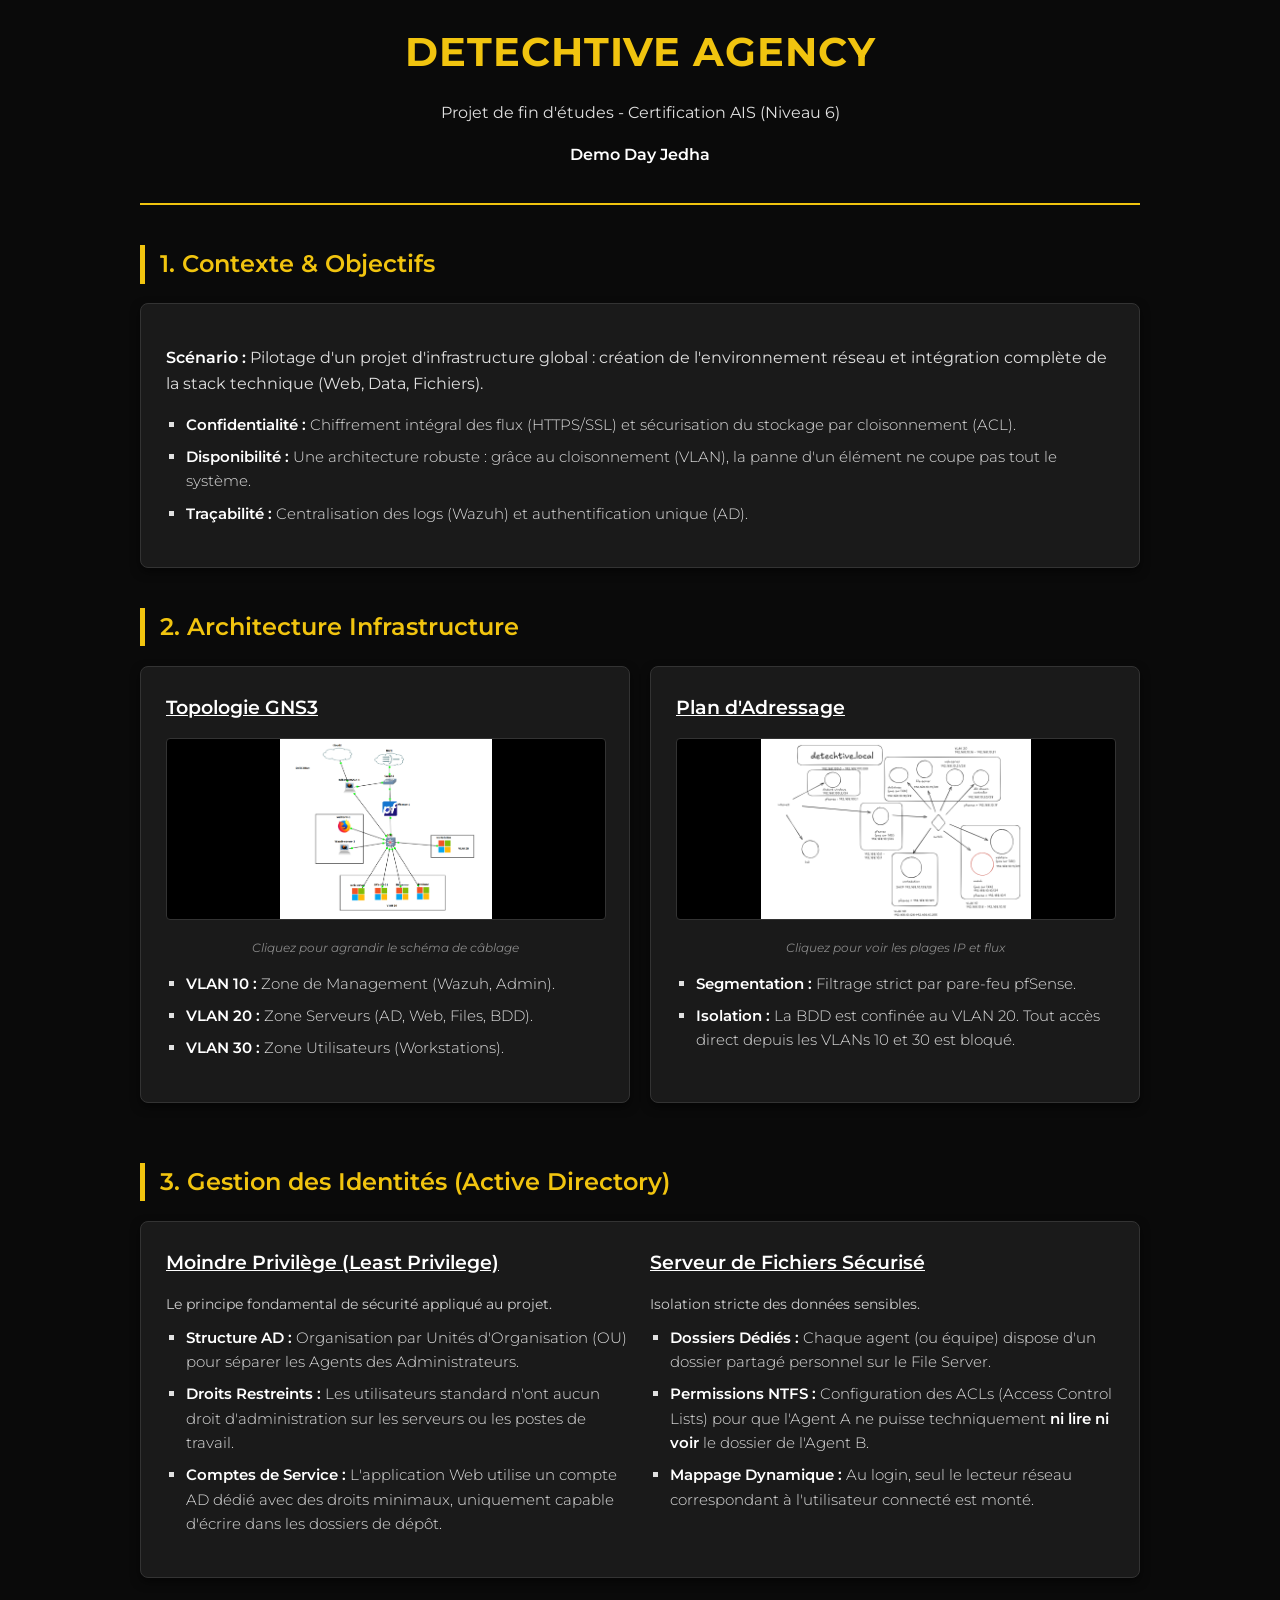
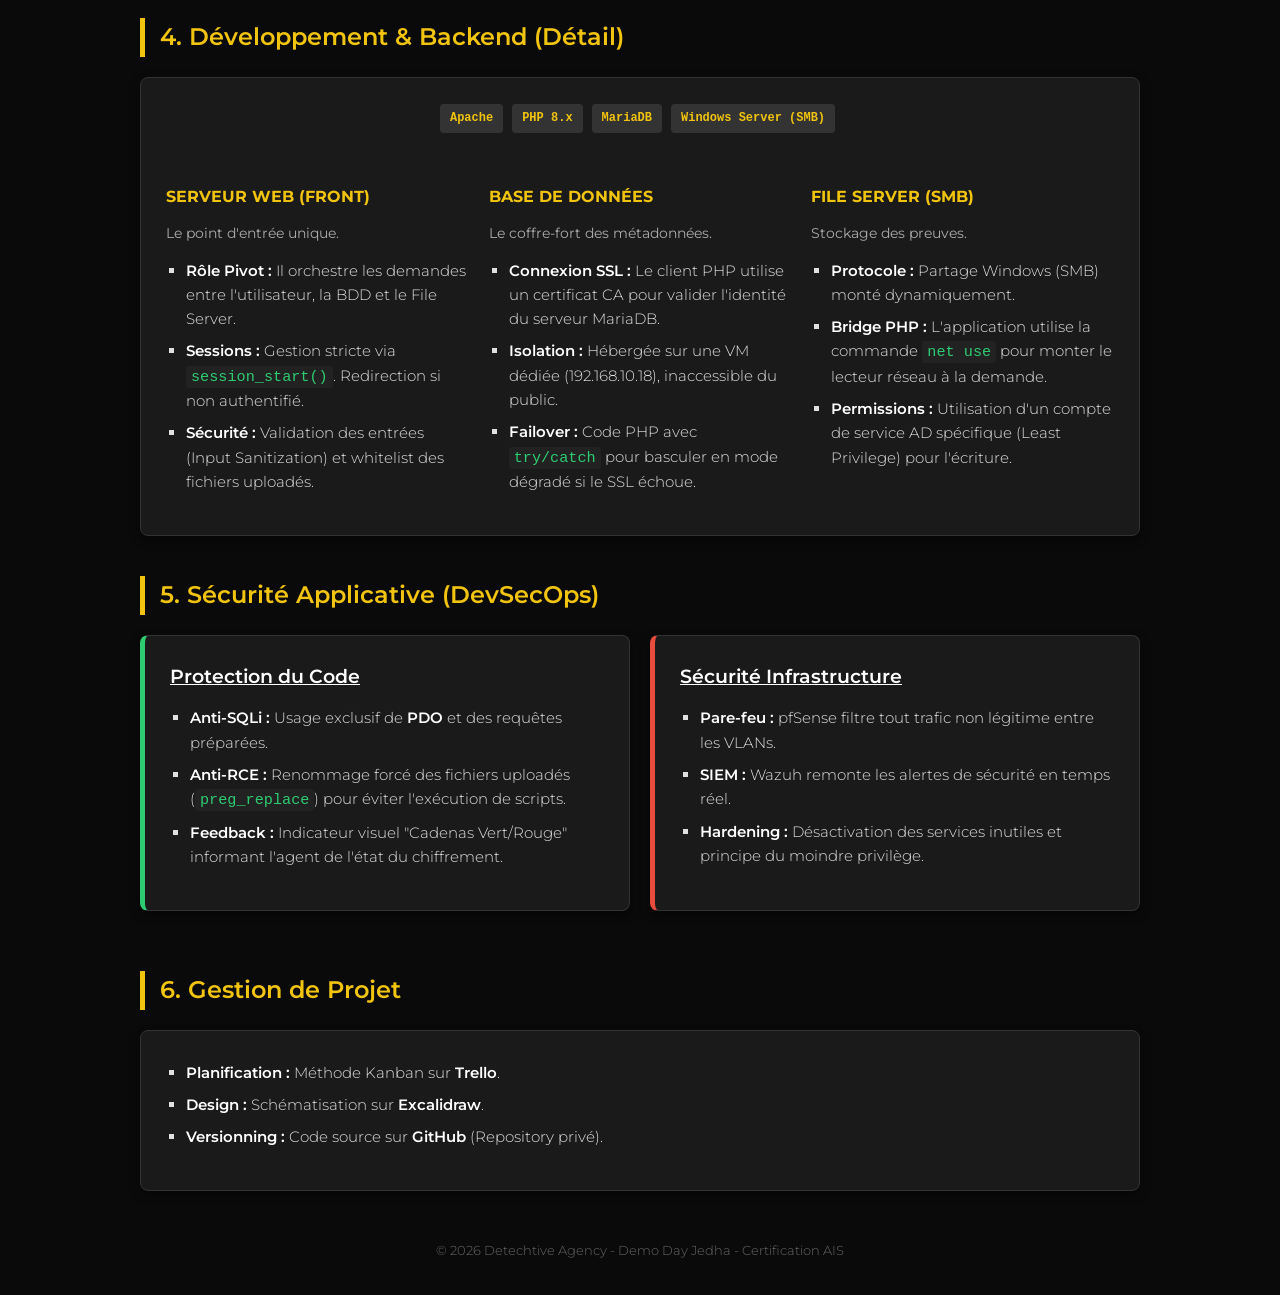
<file: presentation.html>
<!DOCTYPE html>
<html lang="fr">
<head>
    <meta charset="UTF-8">
    <meta name="viewport" content="width=device-width, initial-scale=1.0">
    <title>Soutenance Projet - Detechtive Agency</title>
    
    <link rel="preconnect" href="https://fonts.googleapis.com">
    <link rel="preconnect" href="https://fonts.gstatic.com" crossorigin>
    <link href="https://fonts.googleapis.com/css2?family=Montserrat:wght@300;400;600;700&display=swap" rel="stylesheet">

    <style>
        :root {
            --primary-bg: #0a0a0a;
            --card-bg: #1a1a1a;
            --text-color: #e0e0e0;
            --accent-color: #f1c40f; /* Jaune enquête */
            --secondary-accent: #2ecc71; /* Vert validation */
            --border-color: #333;
        }

        body {
            background-color: var(--primary-bg);
            color: var(--text-color);
            font-family: 'Montserrat', sans-serif;
            line-height: 1.6;
            margin: 0;
            padding: 20px;
        }

        .container {
            max-width: 1000px;
            margin: 0 auto;
        }

        header {
            border-bottom: 2px solid var(--accent-color);
            padding-bottom: 20px;
            margin-bottom: 40px;
            text-align: center;
        }

        h1 { 
            margin: 0; 
            color: var(--accent-color); 
            text-transform: uppercase; 
            font-size: 2.5rem; 
            font-weight: 700; 
            letter-spacing: 1px;
        }
        
        h2 { 
            color: var(--accent-color); 
            border-left: 5px solid var(--accent-color); 
            padding-left: 15px; 
            margin-top: 40px; 
            font-weight: 600;
        }

        h3 { 
            color: #fff; 
            margin-top: 0; 
            margin-bottom: 15px; 
            text-decoration: underline; 
            font-size: 1.2rem; 
            font-weight: 600;
        }

        h4 { 
            color: var(--accent-color); 
            margin-bottom: 5px; 
            font-size: 1rem; 
            text-transform: uppercase; 
            font-weight: 700;
        }

        .card {
            background: var(--card-bg);
            padding: 25px; 
            border: 1px solid var(--border-color);
            margin-bottom: 20px;
            box-shadow: 0 4px 10px rgba(0,0,0,0.5);
            border-radius: 8px; 
        }

        .grid {
            display: grid;
            grid-template-columns: 1fr 1fr;
            gap: 20px;
        }

        .grid-3 {
            display: grid;
            grid-template-columns: 1fr 1fr 1fr;
            gap: 20px;
        }

        ul { list-style-type: square; padding-left: 20px; margin-top: 5px; }
        li { margin-bottom: 8px; font-size: 0.95rem; font-weight: 300; }
        strong { font-weight: 600; color: #fff; }

        .tag {
            display: inline-block;
            background: #333;
            color: var(--accent-color);
            padding: 5px 10px;
            font-size: 0.75rem;
            font-weight: 600;
            margin-right: 5px;
            border-radius: 4px;
            margin-bottom: 10px;
            font-family: 'Courier New', Courier, monospace; 
        }

        /* --- STYLES IMAGES & LIGHTBOX --- */
        .card-img {
            width: 100%;
            height: 180px;
            object-fit: contain;
            background: #000;
            border: 1px solid #333;
            margin-bottom: 10px;
            cursor: zoom-in;
            transition: transform 0.2s;
            border-radius: 4px;
        }
        
        .card-img:hover {
            border-color: var(--accent-color);
            transform: scale(1.02);
        }

        .img-caption {
            font-size: 0.75rem; 
            color: #888; 
            text-align: center; 
            margin-bottom: 15px; 
            font-style: italic;
        }

        /* Le Modal (fond noir) */
        .modal {
            display: none; 
            position: fixed; 
            z-index: 1000; 
            left: 0; top: 0; 
            width: 100%; height: 100%; 
            background-color: rgba(0,0,0,0.9); 
            justify-content: center; 
            align-items: center;
            backdrop-filter: blur(5px);
        }

        .modal-content {
            max-width: 90%; 
            max-height: 90%; 
            border: 2px solid var(--accent-color);
            box-shadow: 0 0 30px rgba(241, 196, 15, 0.2);
            border-radius: 4px;
        }

        .close-hint {
            position: absolute;
            bottom: 30px;
            color: #fff;
            font-size: 0.9rem;
            background: rgba(0,0,0,0.5);
            padding: 5px 15px;
            border-radius: 20px;
        }

        code {
            font-family: 'Courier New', Courier, monospace;
            background: #222;
            padding: 2px 5px;
            border-radius: 3px;
            color: var(--secondary-accent);
        }

        footer {
            text-align: center;
            margin-top: 50px;
            font-size: 0.8rem;
            color: #666;
            font-weight: 300;
        }

        @media (max-width: 900px) {
            .grid, .grid-3 { grid-template-columns: 1fr; }
        }
    </style>
</head>
<body>

<div id="imgModal" class="modal" onclick="closeModal()">
    <img class="modal-content" id="modalImg">
    <div class="close-hint">[ Cliquer pour fermer ]</div>
</div>

<div class="container">
    <header>
        <h1>Detechtive Agency</h1>
        <p>Projet de fin d'études - Certification AIS (Niveau 6)</p>
        <p><strong>Demo Day Jedha</strong></p>
    </header>

    <section>
        <h2>1. Contexte & Objectifs</h2>
        <div class="card">
            <p><strong>Scénario :</strong> Pilotage d'un projet d'infrastructure global : création de l'environnement réseau et intégration complète de la stack technique (Web, Data, Fichiers).</p>
            <ul>
                <li><strong>Confidentialité :</strong> Chiffrement intégral des flux (HTTPS/SSL) et sécurisation du stockage par cloisonnement (ACL).</li>
                <li><strong>Disponibilité :</strong> Une architecture robuste : grâce au cloisonnement (VLAN), la panne d'un élément ne coupe pas tout le système.</li>
                <li><strong>Traçabilité :</strong> Centralisation des logs (Wazuh) et authentification unique (AD).</li>
            </ul>
        </div>
    </section>

    <section>
        <h2>2. Architecture Infrastructure</h2>
        <div class="grid">
            <div class="card">
                <h3>Topologie GNS3</h3>
                <img src="gns3.png" alt="Topologie GNS3" class="card-img" onclick="openModal(this.src)">
                <div class="img-caption">Cliquez pour agrandir le schéma de câblage</div>
                <ul>
                    <li><strong>VLAN 10 :</strong> Zone de Management (Wazuh, Admin).</li>
                    <li><strong>VLAN 20 :</strong> Zone Serveurs (AD, Web, Files, BDD).</li>
                    <li><strong>VLAN 30 :</strong> Zone Utilisateurs (Workstations).</li>
                </ul>
            </div>
            <div class="card">
                <h3>Plan d'Adressage</h3>
                <img src="ip.png" alt="Plan IP" class="card-img" onclick="openModal(this.src)">
                <div class="img-caption">Cliquez pour voir les plages IP et flux</div>
                <ul>
                    <li><strong>Segmentation :</strong> Filtrage strict par pare-feu pfSense.</li>
                    <li><strong>Isolation :</strong> La BDD est confinée au VLAN 20. Tout accès direct depuis les VLANs 10 et 30 est bloqué.</li>
                </ul>
            </div>
        </div>
    </section>

    <section>
        <h2>3. Gestion des Identités (Active Directory)</h2>
        <div class="card">
            <div class="grid">
                <div>
                    <h3>Moindre Privilège (Least Privilege)</h3>
                    <p style="font-size:0.9rem; color:#ccc; margin-bottom:10px;">Le principe fondamental de sécurité appliqué au projet.</p>
                    <ul>
                        <li><strong>Structure AD :</strong> Organisation par Unités d'Organisation (OU) pour séparer les Agents des Administrateurs.</li>
                        <li><strong>Droits Restreints :</strong> Les utilisateurs standard n'ont aucun droit d'administration sur les serveurs ou les postes de travail.</li>
                        <li><strong>Comptes de Service :</strong> L'application Web utilise un compte AD dédié avec des droits minimaux, uniquement capable d'écrire dans les dossiers de dépôt.</li>
                    </ul>
                </div>
                <div>
                    <h3>Serveur de Fichiers Sécurisé</h3>
                    <p style="font-size:0.9rem; color:#ccc; margin-bottom:10px;">Isolation stricte des données sensibles.</p>
                    <ul>
                        <li><strong>Dossiers Dédiés :</strong> Chaque agent (ou équipe) dispose d'un dossier partagé personnel sur le File Server.</li>
                        <li><strong>Permissions NTFS :</strong> Configuration des ACLs (Access Control Lists) pour que l'Agent A ne puisse techniquement <strong>ni lire ni voir</strong> le dossier de l'Agent B.</li>
                        <li><strong>Mappage Dynamique :</strong> Au login, seul le lecteur réseau correspondant à l'utilisateur connecté est monté.</li>
                    </ul>
                </div>
            </div>
        </div>
    </section>

    <section>
        <h2>4. Développement & Backend (Détail)</h2>
        <div class="card">
            <div style="margin-bottom: 20px; text-align: center;">
                <span class="tag">Apache</span>
                <span class="tag">PHP 8.x</span>
                <span class="tag">MariaDB</span>
                <span class="tag">Windows Server (SMB)</span>
            </div>
            
            <div class="grid-3">
                <div>
                    <h4>Serveur Web (Front)</h4>
                    <p style="font-size:0.85rem; color:#aaa;">Le point d'entrée unique.</p>
                    <ul>
                        <li><strong>Rôle Pivot :</strong> Il orchestre les demandes entre l'utilisateur, la BDD et le File Server.</li>
                        <li><strong>Sessions :</strong> Gestion stricte via <code>session_start()</code>. Redirection si non authentifié.</li>
                        <li><strong>Sécurité :</strong> Validation des entrées (Input Sanitization) et whitelist des fichiers uploadés.</li>
                    </ul>
                </div>

                <div>
                    <h4>Base de Données</h4>
                    <p style="font-size:0.85rem; color:#aaa;">Le coffre-fort des métadonnées.</p>
                    <ul>
                        <li><strong>Connexion SSL :</strong> Le client PHP utilise un certificat CA pour valider l'identité du serveur MariaDB.</li>
                        <li><strong>Isolation :</strong> Hébergée sur une VM dédiée (192.168.10.18), inaccessible du public.</li>
                        <li><strong>Failover :</strong> Code PHP avec <code>try/catch</code> pour basculer en mode dégradé si le SSL échoue.</li>
                    </ul>
                </div>

                <div>
                    <h4>File Server (SMB)</h4>
                    <p style="font-size:0.85rem; color:#aaa;">Stockage des preuves.</p>
                    <ul>
                        <li><strong>Protocole :</strong> Partage Windows (SMB) monté dynamiquement.</li>
                        <li><strong>Bridge PHP :</strong> L'application utilise la commande <code>net use</code> pour monter le lecteur réseau à la demande.</li>
                        <li><strong>Permissions :</strong> Utilisation d'un compte de service AD spécifique (Least Privilege) pour l'écriture.</li>
                    </ul>
                </div>
            </div>
        </div>
    </section>

    <section>
        <h2>5. Sécurité Applicative (DevSecOps)</h2>
        <div class="grid">
            <div class="card" style="border-left: 5px solid #2ecc71;">
                <h3>Protection du Code</h3>
                <ul>
                    <li><strong>Anti-SQLi :</strong> Usage exclusif de <strong>PDO</strong> et des requêtes préparées.</li>
                    <li><strong>Anti-RCE :</strong> Renommage forcé des fichiers uploadés (<code>preg_replace</code>) pour éviter l'exécution de scripts.</li>
                    <li><strong>Feedback :</strong> Indicateur visuel "Cadenas Vert/Rouge" informant l'agent de l'état du chiffrement.</li>
                </ul>
            </div>
            <div class="card" style="border-left: 5px solid #e74c3c;">
                <h3>Sécurité Infrastructure</h3>
                <ul>
                    <li><strong>Pare-feu :</strong> pfSense filtre tout trafic non légitime entre les VLANs.</li>
                    <li><strong>SIEM :</strong> Wazuh remonte les alertes de sécurité en temps réel.</li>
                    <li><strong>Hardening :</strong> Désactivation des services inutiles et principe du moindre privilège.</li>
                </ul>
            </div>
        </div>
    </section>

    <section>
        <h2>6. Gestion de Projet</h2>
        <div class="card">
            <ul>
                <li><strong>Planification :</strong> Méthode Kanban sur <strong>Trello</strong>.</li>
                <li><strong>Design :</strong> Schématisation sur <strong>Excalidraw</strong>.</li>
                <li><strong>Versionning :</strong> Code source sur <strong>GitHub</strong> (Repository privé).</li>
            </ul>
        </div>
    </section>

    <footer>
        <p>&copy; 2026 Detechtive Agency - Demo Day Jedha - Certification AIS</p>
    </footer>
</div>

<script>
    function openModal(src) {
        var modal = document.getElementById("imgModal");
        var modalImg = document.getElementById("modalImg");
        modal.style.display = "flex";
        modalImg.src = src;
    }

    function closeModal() {
        document.getElementById("imgModal").style.display = "none";
    }
</script>

</body>
</html>
</file>
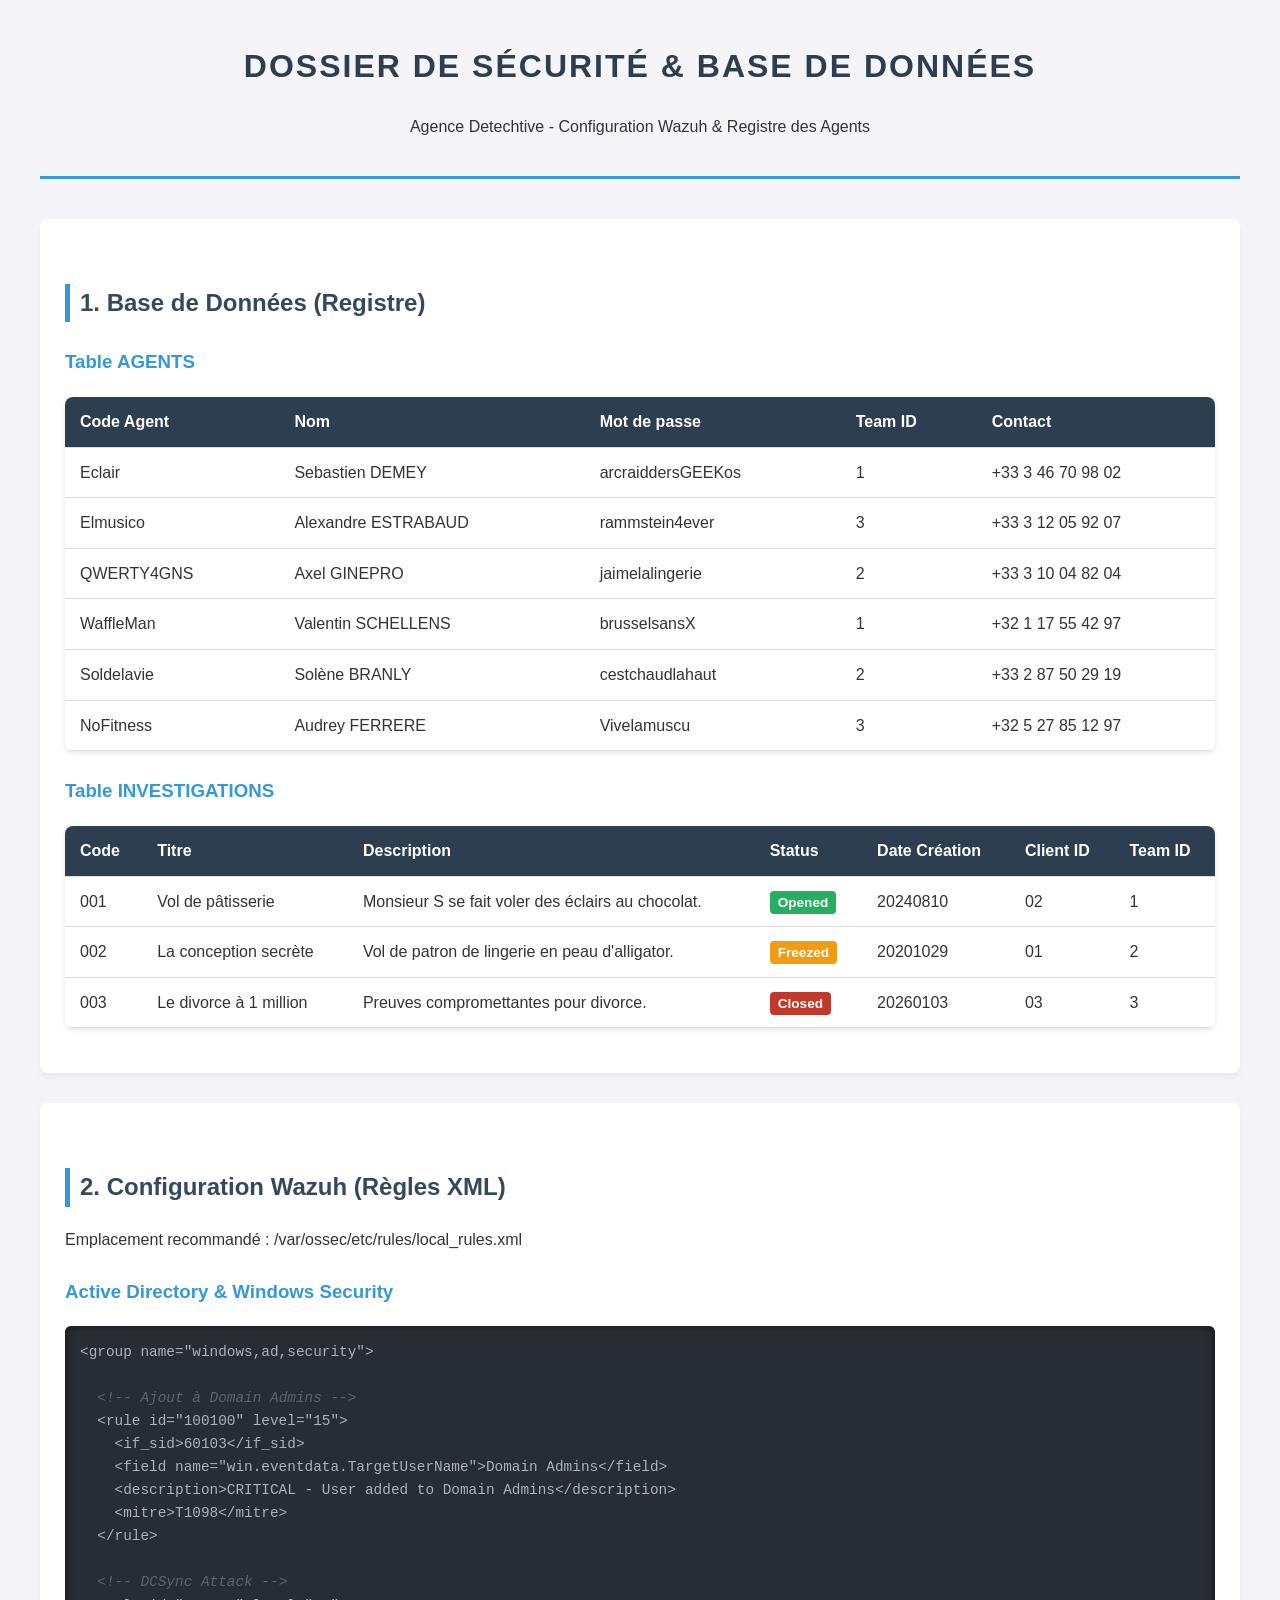
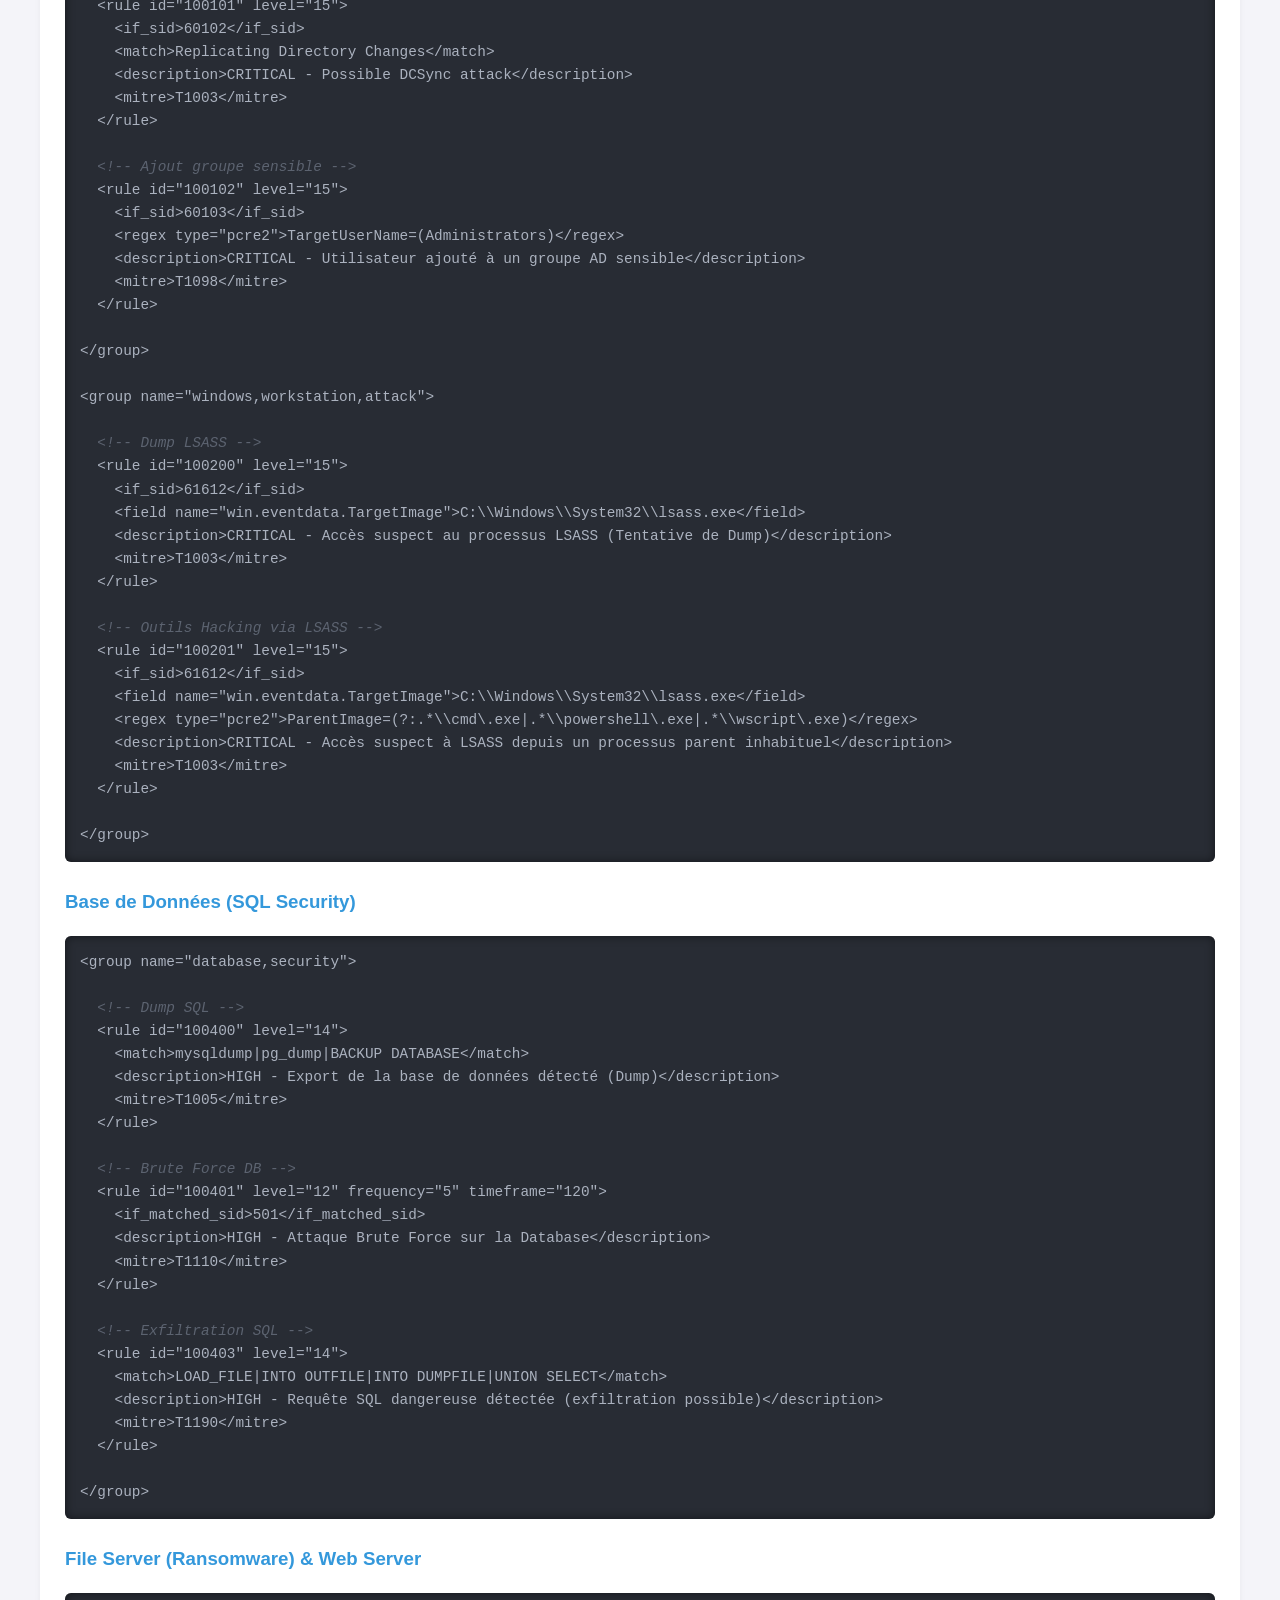
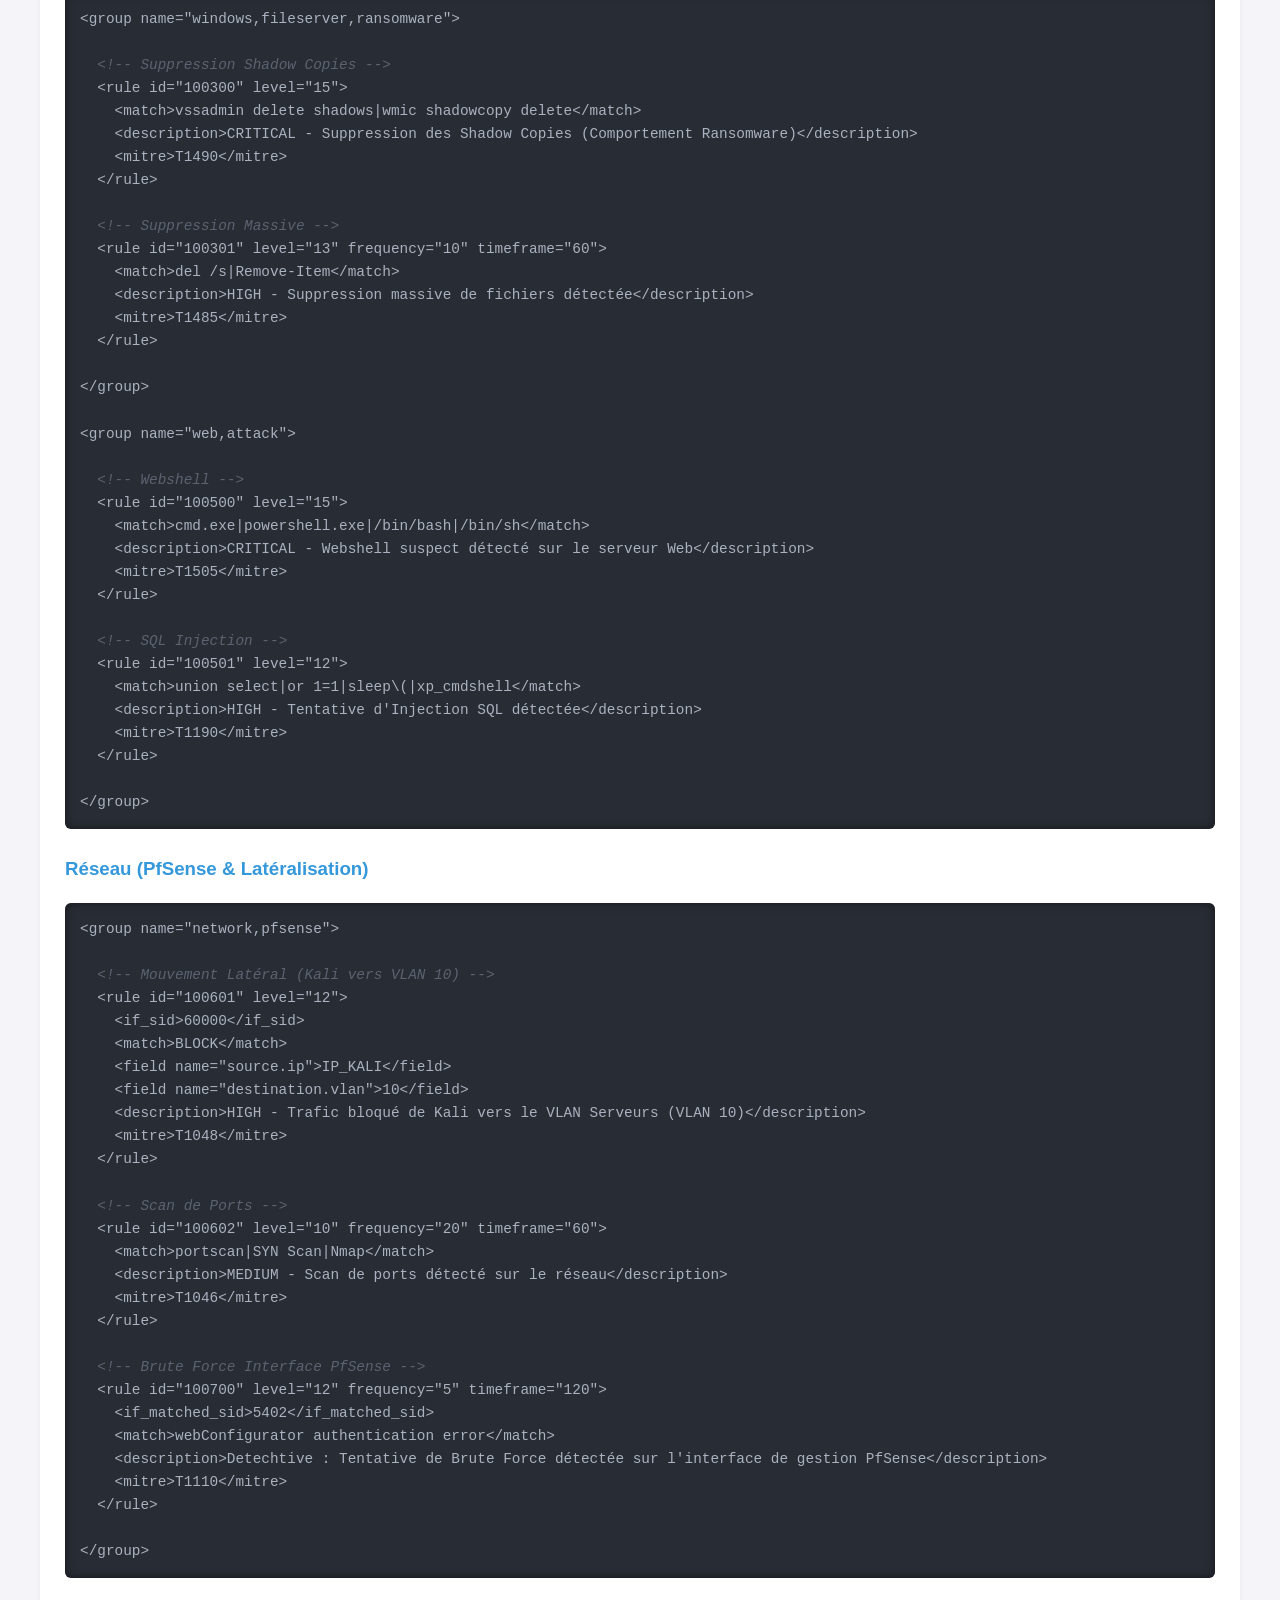
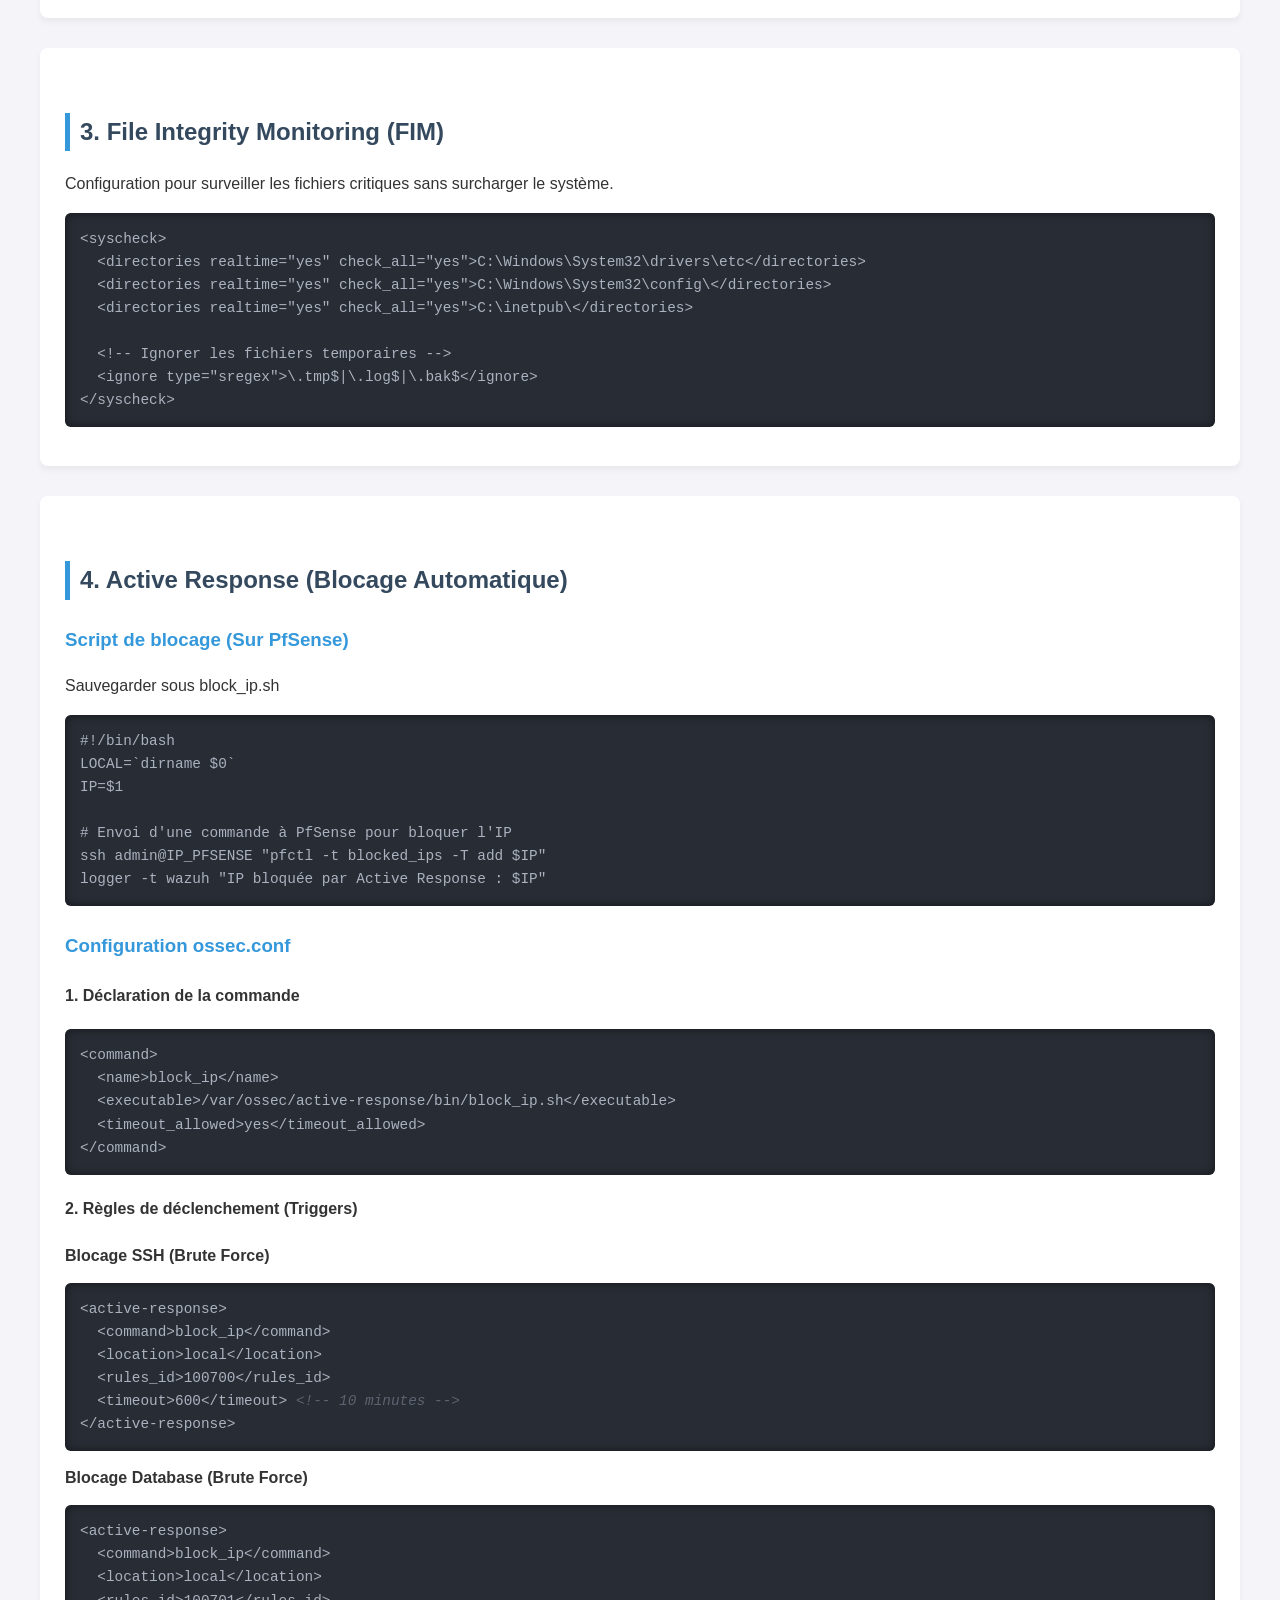
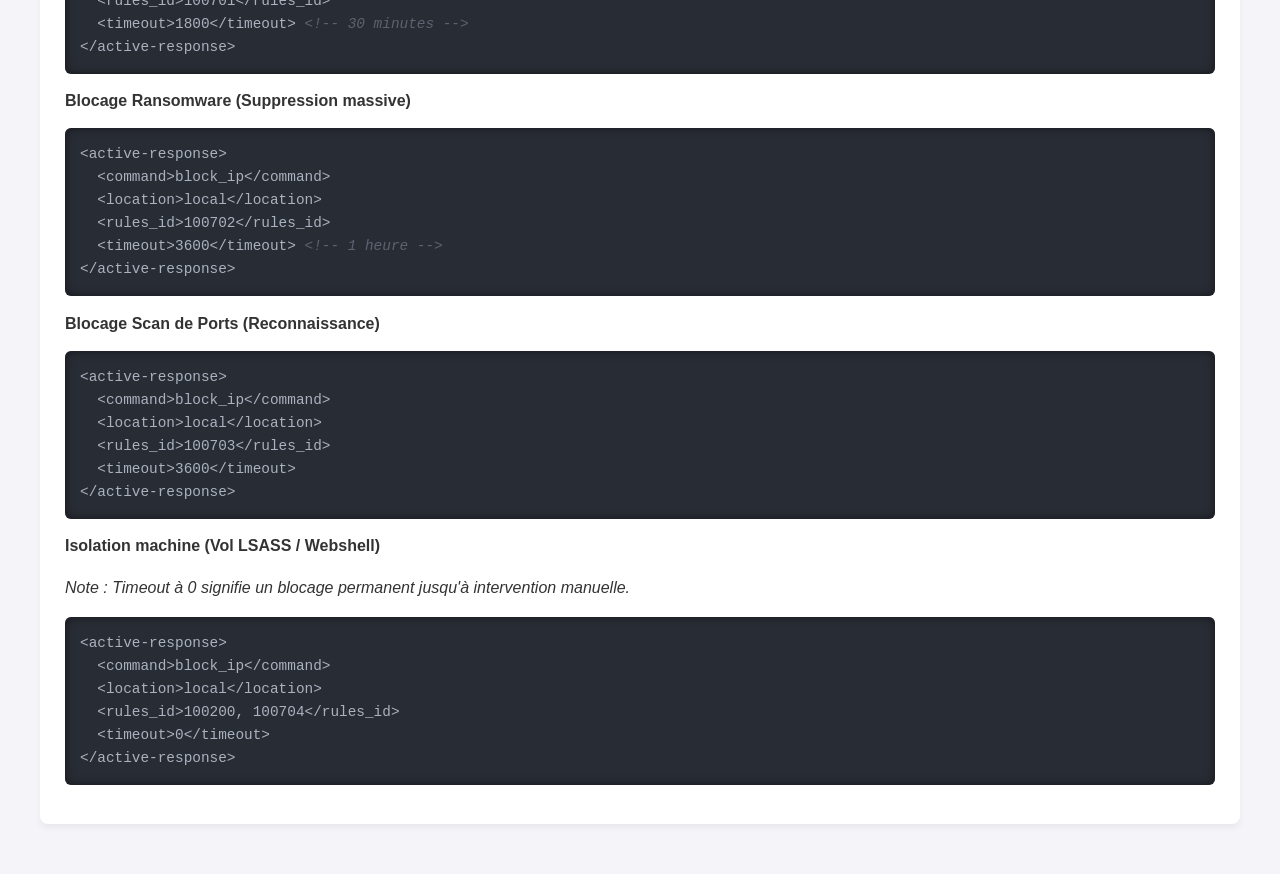
<file: docs/Configuration Wazuh et Database.html>
<!DOCTYPE html>
<html lang="fr">
<head>
    <meta charset="UTF-8">
    <meta name="viewport" content="width=device-width, initial-scale=1.0">
    <title>Documentation Sécurité & Données - Detechtive Agency</title>
    <style>
        :root {
            --primary-color: #2c3e50;
            --secondary-color: #34495e;
            --accent-color: #3498db;
            --bg-color: #f4f4f9;
            --text-color: #333;
            --code-bg: #282c34;
            --code-text: #abb2bf;
        }

        body {
            font-family: 'Segoe UI', Tahoma, Geneva, Verdana, sans-serif;
            line-height: 1.6;
            color: var(--text-color);
            background-color: var(--bg-color);
            margin: 0;
            padding: 20px;
        }

        .container {
            max-width: 1200px;
            margin: 0 auto;
        }

        header {
            text-align: center;
            margin-bottom: 40px;
            padding-bottom: 20px;
            border-bottom: 3px solid var(--accent-color);
        }

        h1 { color: var(--primary-color); text-transform: uppercase; letter-spacing: 2px; }
        h2 { color: var(--secondary-color); border-left: 5px solid var(--accent-color); padding-left: 10px; margin-top: 40px; }
        h3 { color: var(--accent-color); margin-top: 25px; }

        /* Tables Styling */
        table {
            width: 100%;
            border-collapse: collapse;
            margin: 20px 0;
            background: white;
            box-shadow: 0 2px 5px rgba(0,0,0,0.1);
            border-radius: 8px;
            overflow: hidden;
        }

        th, td {
            padding: 12px 15px;
            text-align: left;
            border-bottom: 1px solid #ddd;
        }

        th {
            background-color: var(--primary-color);
            color: white;
            font-weight: 600;
        }

        tr:hover { background-color: #f1f1f1; }

        /* Code Blocks Styling */
        pre {
            background-color: var(--code-bg);
            color: var(--code-text);
            padding: 15px;
            border-radius: 6px;
            overflow-x: auto;
            font-family: 'Consolas', 'Monaco', monospace;
            font-size: 0.9em;
            box-shadow: inset 0 0 10px rgba(0,0,0,0.5);
        }

        code { font-family: inherit; }
        
        .xml-tag { color: #e06c75; }
        .xml-attr { color: #d19a66; }
        .xml-val { color: #98c379; }
        .comment { color: #5c6370; font-style: italic; }

        /* Status Badges */
        .badge {
            padding: 4px 8px;
            border-radius: 4px;
            font-size: 0.85em;
            font-weight: bold;
            color: white;
        }
        .status-opened { background-color: #27ae60; }
        .status-freezed { background-color: #f39c12; }
        .status-closed { background-color: #c0392b; }
        
        .level-crit { background-color: #c0392b; } /* Level 15 */
        .level-high { background-color: #e67e22; } /* Level 12-14 */
        .level-med { background-color: #f1c40f; color: #333; } /* Level 10 */

        .section-card {
            background: white;
            padding: 25px;
            border-radius: 8px;
            box-shadow: 0 4px 6px rgba(0,0,0,0.05);
            margin-bottom: 30px;
        }
    </style>
</head>
<body>

<div class="container">

    <header>
        <h1>Dossier de Sécurité & Base de Données</h1>
        <p>Agence Detechtive - Configuration Wazuh & Registre des Agents</p>
    </header>

    <div class="section-card">
        <h2>1. Base de Données (Registre)</h2>

        <h3>Table AGENTS</h3>
        <table>
            <thead>
                <tr>
                    <th>Code Agent</th>
                    <th>Nom</th>
                    <th>Mot de passe</th>
                    <th>Team ID</th>
                    <th>Contact</th>
                </tr>
            </thead>
            <tbody>
                <tr><td>Eclair</td><td>Sebastien DEMEY</td><td>arcraiddersGEEKos</td><td>1</td><td>+33 3 46 70 98 02</td></tr>
                <tr><td>Elmusico</td><td>Alexandre ESTRABAUD</td><td>rammstein4ever</td><td>3</td><td>+33 3 12 05 92 07</td></tr>
                <tr><td>QWERTY4GNS</td><td>Axel GINEPRO</td><td>jaimelalingerie</td><td>2</td><td>+33 3 10 04 82 04</td></tr>
                <tr><td>WaffleMan</td><td>Valentin SCHELLENS</td><td>brusselsansX</td><td>1</td><td>+32 1 17 55 42 97</td></tr>
                <tr><td>Soldelavie</td><td>Solène BRANLY</td><td>cestchaudlahaut</td><td>2</td><td>+33 2 87 50 29 19</td></tr>
                <tr><td>NoFitness</td><td>Audrey FERRERE</td><td>Vivelamuscu</td><td>3</td><td>+32 5 27 85 12 97</td></tr>
            </tbody>
        </table>

        <h3>Table INVESTIGATIONS</h3>
        <table>
            <thead>
                <tr>
                    <th>Code</th>
                    <th>Titre</th>
                    <th>Description</th>
                    <th>Status</th>
                    <th>Date Création</th>
                    <th>Client ID</th>
                    <th>Team ID</th>
                </tr>
            </thead>
            <tbody>
                <tr>
                    <td>001</td>
                    <td>Vol de pâtisserie</td>
                    <td>Monsieur S se fait voler des éclairs au chocolat.</td>
                    <td><span class="badge status-opened">Opened</span></td>
                    <td>20240810</td>
                    <td>02</td>
                    <td>1</td>
                </tr>
                <tr>
                    <td>002</td>
                    <td>La conception secrète</td>
                    <td>Vol de patron de lingerie en peau d'alligator.</td>
                    <td><span class="badge status-freezed">Freezed</span></td>
                    <td>20201029</td>
                    <td>01</td>
                    <td>2</td>
                </tr>
                <tr>
                    <td>003</td>
                    <td>Le divorce à 1 million</td>
                    <td>Preuves compromettantes pour divorce.</td>
                    <td><span class="badge status-closed">Closed</span></td>
                    <td>20260103</td>
                    <td>03</td>
                    <td>3</td>
                </tr>
            </tbody>
        </table>
    </div>

    <div class="section-card">
        <h2>2. Configuration Wazuh (Règles XML)</h2>
        <p>Emplacement recommandé : <code>/var/ossec/etc/rules/local_rules.xml</code></p>

        <h3>Active Directory & Windows Security</h3>
        <pre><code>&lt;group name="windows,ad,security"&gt;

  <span class="comment">&lt;!-- Ajout à Domain Admins --&gt;</span>
  &lt;rule id="100100" level="15"&gt;
    &lt;if_sid&gt;60103&lt;/if_sid&gt;
    &lt;field name="win.eventdata.TargetUserName"&gt;Domain Admins&lt;/field&gt;
    &lt;description&gt;CRITICAL - User added to Domain Admins&lt;/description&gt;
    &lt;mitre&gt;T1098&lt;/mitre&gt;
  &lt;/rule&gt;

  <span class="comment">&lt;!-- DCSync Attack --&gt;</span>
  &lt;rule id="100101" level="15"&gt;
    &lt;if_sid&gt;60102&lt;/if_sid&gt;
    &lt;match&gt;Replicating Directory Changes&lt;/match&gt;
    &lt;description&gt;CRITICAL - Possible DCSync attack&lt;/description&gt;
    &lt;mitre&gt;T1003&lt;/mitre&gt;
  &lt;/rule&gt;

  <span class="comment">&lt;!-- Ajout groupe sensible --&gt;</span>
  &lt;rule id="100102" level="15"&gt;
    &lt;if_sid&gt;60103&lt;/if_sid&gt;
    &lt;regex type="pcre2"&gt;TargetUserName=(Administrators)&lt;/regex&gt;
    &lt;description&gt;CRITICAL - Utilisateur ajouté à un groupe AD sensible&lt;/description&gt;
    &lt;mitre&gt;T1098&lt;/mitre&gt;
  &lt;/rule&gt;

&lt;/group&gt;

&lt;group name="windows,workstation,attack"&gt;

  <span class="comment">&lt;!-- Dump LSASS --&gt;</span>
  &lt;rule id="100200" level="15"&gt;
    &lt;if_sid&gt;61612&lt;/if_sid&gt;
    &lt;field name="win.eventdata.TargetImage"&gt;C:\\Windows\\System32\\lsass.exe&lt;/field&gt;
    &lt;description&gt;CRITICAL - Accès suspect au processus LSASS (Tentative de Dump)&lt;/description&gt;
    &lt;mitre&gt;T1003&lt;/mitre&gt;
  &lt;/rule&gt;

  <span class="comment">&lt;!-- Outils Hacking via LSASS --&gt;</span>
  &lt;rule id="100201" level="15"&gt;
    &lt;if_sid&gt;61612&lt;/if_sid&gt;
    &lt;field name="win.eventdata.TargetImage"&gt;C:\\Windows\\System32\\lsass.exe&lt;/field&gt;
    &lt;regex type="pcre2"&gt;ParentImage=(?:.*\\cmd\.exe|.*\\powershell\.exe|.*\\wscript\.exe)&lt;/regex&gt;
    &lt;description&gt;CRITICAL - Accès suspect à LSASS depuis un processus parent inhabituel&lt;/description&gt;
    &lt;mitre&gt;T1003&lt;/mitre&gt;
  &lt;/rule&gt;

&lt;/group&gt;</code></pre>

        <h3>Base de Données (SQL Security)</h3>
        <pre><code>&lt;group name="database,security"&gt;

  <span class="comment">&lt;!-- Dump SQL --&gt;</span>
  &lt;rule id="100400" level="14"&gt;
    &lt;match&gt;mysqldump|pg_dump|BACKUP DATABASE&lt;/match&gt;
    &lt;description&gt;HIGH - Export de la base de données détecté (Dump)&lt;/description&gt;
    &lt;mitre&gt;T1005&lt;/mitre&gt;
  &lt;/rule&gt;

  <span class="comment">&lt;!-- Brute Force DB --&gt;</span>
  &lt;rule id="100401" level="12" frequency="5" timeframe="120"&gt;
    &lt;if_matched_sid&gt;501&lt;/if_matched_sid&gt;
    &lt;description&gt;HIGH - Attaque Brute Force sur la Database&lt;/description&gt;
    &lt;mitre&gt;T1110&lt;/mitre&gt;
  &lt;/rule&gt;
  
  <span class="comment">&lt;!-- Exfiltration SQL --&gt;</span>
  &lt;rule id="100403" level="14"&gt;
    &lt;match&gt;LOAD_FILE|INTO OUTFILE|INTO DUMPFILE|UNION SELECT&lt;/match&gt;
    &lt;description&gt;HIGH - Requête SQL dangereuse détectée (exfiltration possible)&lt;/description&gt;
    &lt;mitre&gt;T1190&lt;/mitre&gt;
  &lt;/rule&gt;

&lt;/group&gt;</code></pre>

        <h3>File Server (Ransomware) & Web Server</h3>
        <pre><code>&lt;group name="windows,fileserver,ransomware"&gt;

  <span class="comment">&lt;!-- Suppression Shadow Copies --&gt;</span>
  &lt;rule id="100300" level="15"&gt;
    &lt;match&gt;vssadmin delete shadows|wmic shadowcopy delete&lt;/match&gt;
    &lt;description&gt;CRITICAL - Suppression des Shadow Copies (Comportement Ransomware)&lt;/description&gt;
    &lt;mitre&gt;T1490&lt;/mitre&gt;
  &lt;/rule&gt;

  <span class="comment">&lt;!-- Suppression Massive --&gt;</span>
  &lt;rule id="100301" level="13" frequency="10" timeframe="60"&gt;
    &lt;match&gt;del /s|Remove-Item&lt;/match&gt;
    &lt;description&gt;HIGH - Suppression massive de fichiers détectée&lt;/description&gt;
    &lt;mitre&gt;T1485&lt;/mitre&gt;
  &lt;/rule&gt;

&lt;/group&gt;

&lt;group name="web,attack"&gt;

  <span class="comment">&lt;!-- Webshell --&gt;</span>
  &lt;rule id="100500" level="15"&gt;
    &lt;match&gt;cmd.exe|powershell.exe|/bin/bash|/bin/sh&lt;/match&gt;
    &lt;description&gt;CRITICAL - Webshell suspect détecté sur le serveur Web&lt;/description&gt;
    &lt;mitre&gt;T1505&lt;/mitre&gt;
  &lt;/rule&gt;

  <span class="comment">&lt;!-- SQL Injection --&gt;</span>
  &lt;rule id="100501" level="12"&gt;
    &lt;match&gt;union select|or 1=1|sleep\(|xp_cmdshell&lt;/match&gt;
    &lt;description&gt;HIGH - Tentative d'Injection SQL détectée&lt;/description&gt;
    &lt;mitre&gt;T1190&lt;/mitre&gt;
  &lt;/rule&gt;

&lt;/group&gt;</code></pre>

        <h3>Réseau (PfSense & Latéralisation)</h3>
        <pre><code>&lt;group name="network,pfsense"&gt;

  <span class="comment">&lt;!-- Mouvement Latéral (Kali vers VLAN 10) --&gt;</span>
  &lt;rule id="100601" level="12"&gt;
    &lt;if_sid&gt;60000&lt;/if_sid&gt;
    &lt;match&gt;BLOCK&lt;/match&gt;
    &lt;field name="source.ip"&gt;IP_KALI&lt;/field&gt;
    &lt;field name="destination.vlan"&gt;10&lt;/field&gt;
    &lt;description&gt;HIGH - Trafic bloqué de Kali vers le VLAN Serveurs (VLAN 10)&lt;/description&gt;
    &lt;mitre&gt;T1048&lt;/mitre&gt;
  &lt;/rule&gt;

  <span class="comment">&lt;!-- Scan de Ports --&gt;</span>
  &lt;rule id="100602" level="10" frequency="20" timeframe="60"&gt;
    &lt;match&gt;portscan|SYN Scan|Nmap&lt;/match&gt;
    &lt;description&gt;MEDIUM - Scan de ports détecté sur le réseau&lt;/description&gt;
    &lt;mitre&gt;T1046&lt;/mitre&gt;
  &lt;/rule&gt;
  
  <span class="comment">&lt;!-- Brute Force Interface PfSense --&gt;</span>
  &lt;rule id="100700" level="12" frequency="5" timeframe="120"&gt;
    &lt;if_matched_sid&gt;5402&lt;/if_matched_sid&gt;
    &lt;match&gt;webConfigurator authentication error&lt;/match&gt;
    &lt;description&gt;Detechtive : Tentative de Brute Force détectée sur l'interface de gestion PfSense&lt;/description&gt;
    &lt;mitre&gt;T1110&lt;/mitre&gt;
  &lt;/rule&gt;

&lt;/group&gt;</code></pre>
    </div>

    <div class="section-card">
        <h2>3. File Integrity Monitoring (FIM)</h2>
        <p>Configuration pour surveiller les fichiers critiques sans surcharger le système.</p>
        <pre><code>&lt;syscheck&gt;
  &lt;directories realtime="yes" check_all="yes"&gt;C:\Windows\System32\drivers\etc&lt;/directories&gt; 
  &lt;directories realtime="yes" check_all="yes"&gt;C:\Windows\System32\config\&lt;/directories&gt;
  &lt;directories realtime="yes" check_all="yes"&gt;C:\inetpub\&lt;/directories&gt;
  
  &lt;!-- Ignorer les fichiers temporaires --&gt;
  &lt;ignore type="sregex"&gt;\.tmp$|\.log$|\.bak$&lt;/ignore&gt;
&lt;/syscheck&gt;</code></pre>
    </div>

    <div class="section-card">
        <h2>4. Active Response (Blocage Automatique)</h2>
        
        <h3>Script de blocage (Sur PfSense)</h3>
        <p>Sauvegarder sous <code>block_ip.sh</code></p>
        <pre><code>#!/bin/bash
LOCAL=`dirname $0`
IP=$1

# Envoi d'une commande à PfSense pour bloquer l'IP
ssh admin@IP_PFSENSE "pfctl -t blocked_ips -T add $IP"
logger -t wazuh "IP bloquée par Active Response : $IP"</code></pre>

        <h3>Configuration <code>ossec.conf</code></h3>
        
        <h4>1. Déclaration de la commande</h4>
        <pre><code>&lt;command&gt;
  &lt;name&gt;block_ip&lt;/name&gt;
  &lt;executable&gt;/var/ossec/active-response/bin/block_ip.sh&lt;/executable&gt;
  &lt;timeout_allowed&gt;yes&lt;/timeout_allowed&gt;
&lt;/command&gt;</code></pre>

        <h4>2. Règles de déclenchement (Triggers)</h4>
        
        <strong>Blocage SSH (Brute Force)</strong>
        <pre><code>&lt;active-response&gt;
  &lt;command&gt;block_ip&lt;/command&gt;
  &lt;location&gt;local&lt;/location&gt;
  &lt;rules_id&gt;100700&lt;/rules_id&gt;
  &lt;timeout&gt;600&lt;/timeout&gt; <span class="comment">&lt;!-- 10 minutes --&gt;</span>
&lt;/active-response&gt;</code></pre>

        <strong>Blocage Database (Brute Force)</strong>
        <pre><code>&lt;active-response&gt;
  &lt;command&gt;block_ip&lt;/command&gt;
  &lt;location&gt;local&lt;/location&gt;
  &lt;rules_id&gt;100701&lt;/rules_id&gt;
  &lt;timeout&gt;1800&lt;/timeout&gt; <span class="comment">&lt;!-- 30 minutes --&gt;</span>
&lt;/active-response&gt;</code></pre>

        <strong>Blocage Ransomware (Suppression massive)</strong>
        <pre><code>&lt;active-response&gt;
  &lt;command&gt;block_ip&lt;/command&gt;
  &lt;location&gt;local&lt;/location&gt;
  &lt;rules_id&gt;100702&lt;/rules_id&gt;
  &lt;timeout&gt;3600&lt;/timeout&gt; <span class="comment">&lt;!-- 1 heure --&gt;</span>
&lt;/active-response&gt;</code></pre>

        <strong>Blocage Scan de Ports (Reconnaissance)</strong>
        <pre><code>&lt;active-response&gt;
  &lt;command&gt;block_ip&lt;/command&gt;
  &lt;location&gt;local&lt;/location&gt;
  &lt;rules_id&gt;100703&lt;/rules_id&gt;
  &lt;timeout&gt;3600&lt;/timeout&gt;
&lt;/active-response&gt;</code></pre>

        <strong>Isolation machine (Vol LSASS / Webshell)</strong>
        <p><em>Note : Timeout à 0 signifie un blocage permanent jusqu'à intervention manuelle.</em></p>
        <pre><code>&lt;active-response&gt;
  &lt;command&gt;block_ip&lt;/command&gt;
  &lt;location&gt;local&lt;/location&gt;
  &lt;rules_id&gt;100200, 100704&lt;/rules_id&gt; 
  &lt;timeout&gt;0&lt;/timeout&gt; 
&lt;/active-response&gt;</code></pre>
    </div>

</div>

</body>
</html>
</file>
